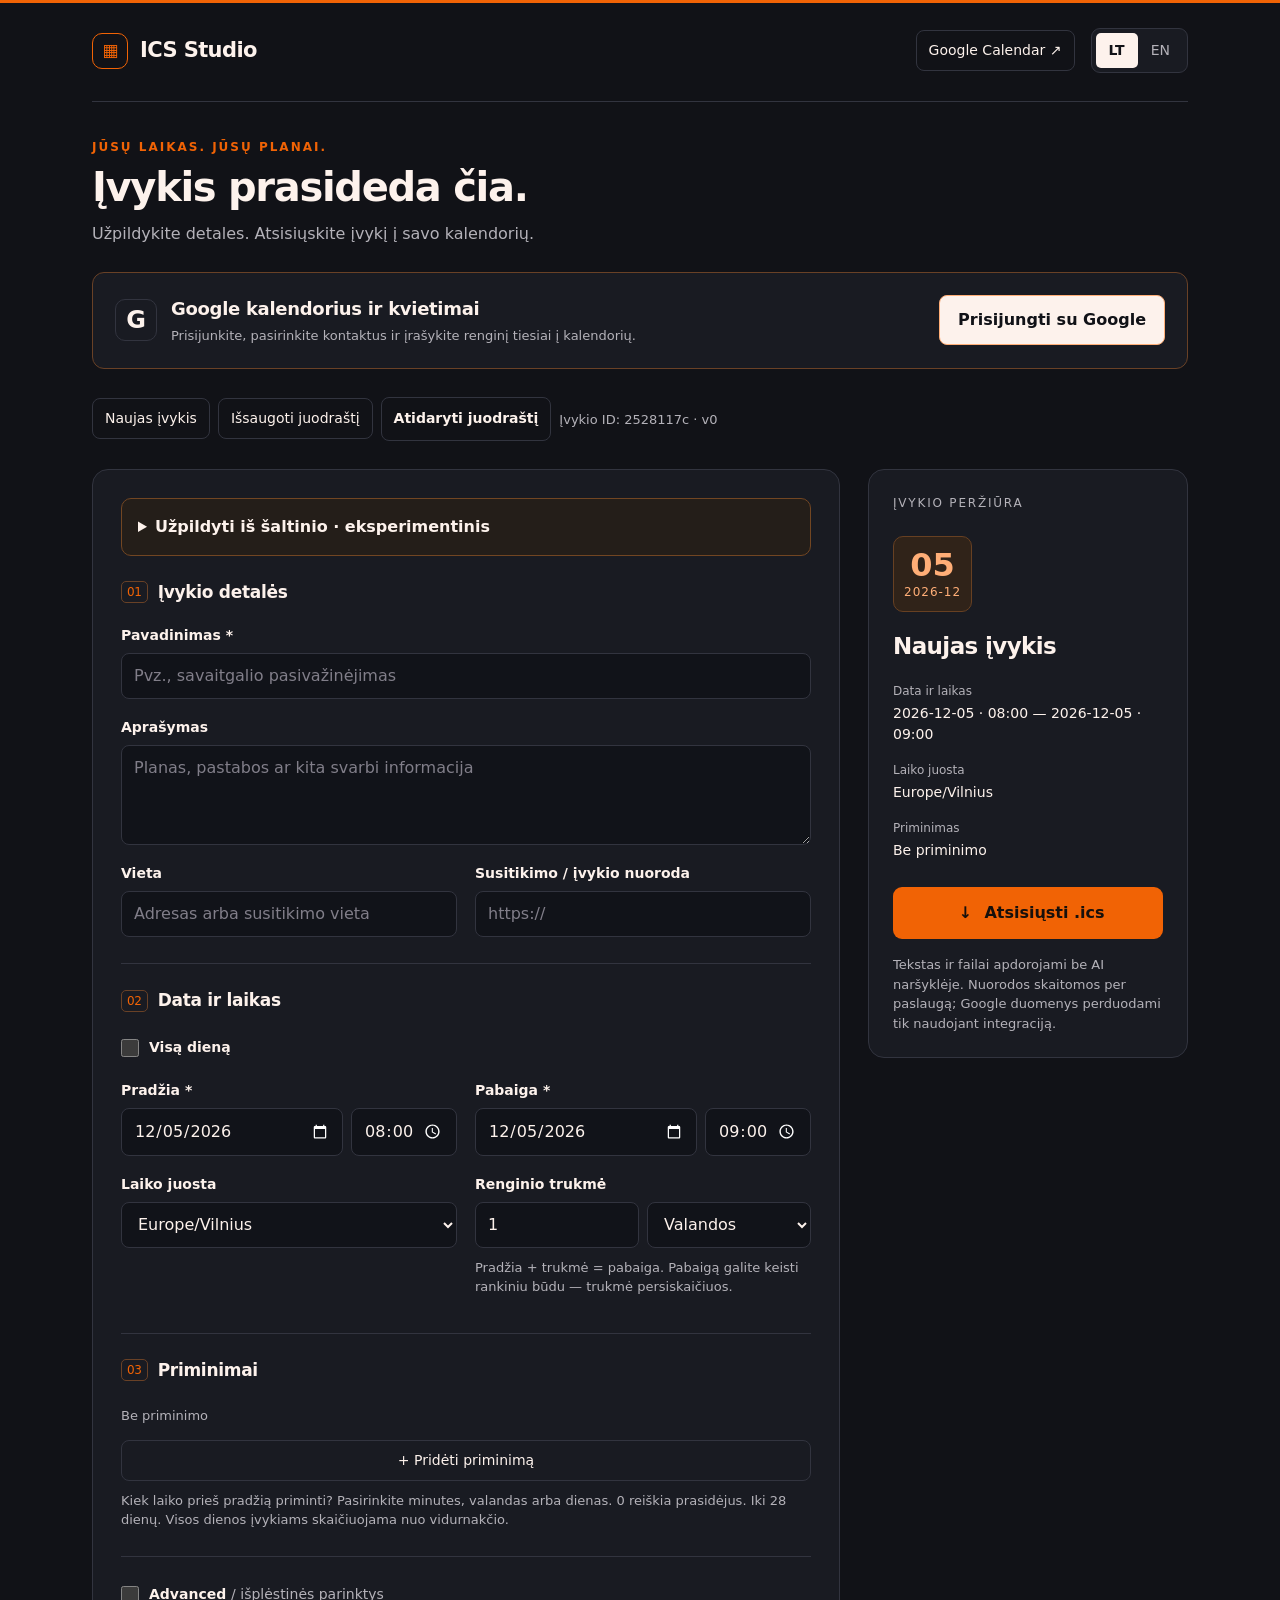
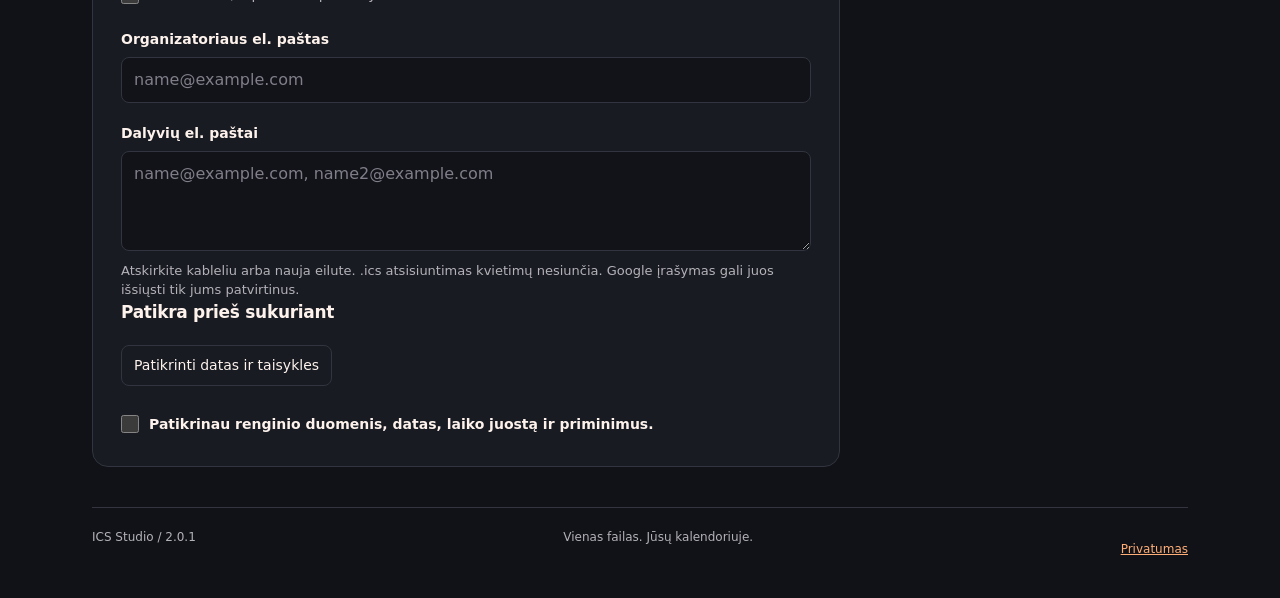
<file: index.html>
<!doctype html>
<html lang="lt"><head><meta charset="UTF-8"><meta name="viewport" content="width=device-width,initial-scale=1"><meta name="theme-color" content="#111217"><meta name="description" content="Sukurkite ir atsisiųskite kalendoriaus įvykį. Create and download an iCalendar event. Private, free, no account."><title>ICS Studio — Kalendoriaus įvykis</title><link rel="icon" href="./favicon.svg" type="image/svg+xml"><link rel="stylesheet" href="./styles.css?v=2.0.1"><script defer src="./config.js?v=2.0.1"></script><script defer src="./engine.js?v=2.0.1"></script><script defer src="./extract.js?v=2.0.1"></script><script defer src="./files.js?v=2.0.1"></script><script defer src="./google.js?v=2.0.1"></script><script defer src="./app.js?v=2.0.1"></script></head>
<body><div class="shell"><header><div class="brand"><span class="mark" aria-hidden="true">▦</span>ICS Studio</div><a class="google-shortcut" href="#googleIntegration">Google Calendar <span aria-hidden="true">↗</span></a><nav class="lang" aria-label="Kalba / Language"><button type="button" data-lang="lt" aria-pressed="true">LT</button><button type="button" data-lang="en" aria-pressed="false">EN</button></nav></header>
<main><div class="intro"><p class="eyebrow" data-t="eyebrow">Jūsų laikas. Jūsų planai.</p><h1 data-t="heading">Įvykis prasideda čia.</h1><p data-t="intro">Užpildykite detales. Atsisiųskite įvykį į savo kalendorių.</p></div>
<noscript>Įjunkite JavaScript, kad galėtumėte sugeneruoti failą. Enable JavaScript to generate a file.</noscript>
<div class="layout"><section class="google-panel full-width" id="googleIntegration" tabindex="-1"><div class="google-intro"><span class="google-symbol" aria-hidden="true">G</span><div><h2 data-lt="Google kalendorius ir kvietimai" data-en="Google Calendar &amp; invitations">Google kalendorius ir kvietimai</h2><p class="hint" data-lt="Prisijunkite, pasirinkite kontaktus ir įrašykite renginį tiesiai į kalendorių." data-en="Connect, choose contacts and save the event directly to your calendar.">Prisijunkite, pasirinkite kontaktus ir įrašykite renginį tiesiai į kalendorių.</p></div></div><button type="button" id="connectGoogle" class="google-connect" data-lt="Prisijungti su Google" data-en="Sign in with Google">Prisijungti su Google</button><button type="button" id="disconnectGoogle" class="subbutton" hidden data-lt="Atjungti" data-en="Disconnect">Atjungti</button><p id="googleStatus" class="hint" role="status"></p><div id="googleFields" hidden><div class="google-step"><h3 data-lt="1. Kalendorius" data-en="1. Calendar">1. Kalendorius</h3><label for="calendar" data-lt="Kalendorius" data-en="Calendar">Kalendorius</label><select id="calendar"></select><button type="button" id="checkBusy" class="subbutton" data-lt="Tikrinti kalendoriaus užimtumą" data-en="Check calendar conflicts">Tikrinti kalendoriaus užimtumą</button><div id="busyResult" class="hint"></div></div><div class="google-step"><h3 data-lt="2. Pakviesti kontaktus" data-en="2. Invite contacts">2. Pakviesti kontaktus</h3><button type="button" id="connectContacts" class="subbutton" data-lt="Leisti kontaktų paiešką" data-en="Enable contact search">Leisti kontaktų paiešką</button><label for="contactQuery" data-lt="Ieškoti kontakto" data-en="Search contacts">Ieškoti kontakto</label><input id="contactQuery" type="search"><button type="button" id="searchContacts" class="subbutton" data-lt="Ieškoti" data-en="Search">Ieškoti</button><div id="contactsResult"></div></div><div class="google-step"><h3 data-lt="3. Įrašyti renginį" data-en="3. Save event">3. Įrašyti renginį</h3><button type="button" id="saveGoogle" class="download" data-lt="Įrašyti į Google kalendorių" data-en="Save to Google Calendar">Įrašyti į Google kalendorių</button><button type="button" id="refreshGoogle" class="subbutton" data-lt="Peržiūrėti išorinį pakeitimą" data-en="Review external change">Peržiūrėti išorinį pakeitimą</button></div><p class="hint" data-lt="Dalyviams kvietimai ar atnaujinimai siunčiami tik patvirtinus įrašymą. Tikrinamas tik pasirinktas tavo kalendorius." data-en="Invitations or updates are sent only after confirming the save. Conflict checks cover only your selected calendar.">Dalyviams kvietimai ar atnaujinimai siunčiami tik patvirtinus įrašymą.</p></div></section><div class="workspace-tools full-width"><button type="button" id="newEvent" class="subbutton" data-lt="Naujas įvykis" data-en="New event">Naujas įvykis</button><button type="button" id="saveProject" class="subbutton" data-lt="Išsaugoti juodraštį" data-en="Save draft">Išsaugoti juodraštį</button><label class="subbutton file-label"><span data-lt="Atidaryti juodraštį" data-en="Open draft">Atidaryti juodraštį</span><input type="file" id="openProject" accept=".icsstudio,.json" class="visually-hidden"></label><span id="identityStatus" class="hint"></span></div><form id="event-form" class="form-card">
<details class="import-panel"><summary data-lt="Užpildyti iš šaltinio · eksperimentinis" data-en="Fill from source · experimental">Užpildyti iš šaltinio · eksperimentinis</summary><p class="notice" data-lt="Eksperimentinis sprendimas BE AI. Sukūrus įvykį privaloma patikrinti, ar visa informacija pateikta teisingai." data-en="Experimental, WITHOUT AI. After creating the event, you must verify that all information is correct.">Eksperimentinis sprendimas BE AI. Sukūrus įvykį privaloma patikrinti, ar visa informacija pateikta teisingai.</p><div class="field"><label for="sourceText" data-lt="Tekstas" data-en="Text">Tekstas</label><textarea id="sourceText" maxlength="250000"></textarea><button id="parseText" type="button" class="subbutton" data-lt="Analizuoti tekstą" data-en="Analyze text">Analizuoti tekstą</button></div><div class="field"><label for="sourceFile" data-lt="Failas: TXT, MD, CSV, HTML, JSON, DOCX, tekstinis PDF" data-en="File: TXT, MD, CSV, HTML, JSON, DOCX, text PDF">Failas: TXT, MD, CSV, HTML, JSON, DOCX, tekstinis PDF</label><input id="sourceFile" type="file" accept=".txt,.md,.csv,.html,.htm,.json,.docx,.pdf"><p class="hint" data-lt="Iki 10 MB / 50 PDF puslapių. Skenuoti dokumentai ir vaizdai be teksto nepalaikomi. PDF ir DOCX skaitytuvai įkeliami iš CDN; failas lieka naršyklėje." data-en="Up to 10 MB / 50 PDF pages. Scans and images without text are unsupported. PDF/DOCX readers load from a CDN; the file stays in your browser.">Iki 10 MB / 50 PDF puslapių. Skenuoti dokumentai ir vaizdai be teksto nepalaikomi.</p></div><div class="field"><label for="sourceUrl" data-lt="Viešo puslapio nuoroda" data-en="Public page URL">Viešo puslapio nuoroda</label><input type="url" id="sourceUrl" placeholder="https://"><button type="button" id="parseUrl" class="subbutton" data-lt="Perskaityti nuorodą" data-en="Read URL">Perskaityti nuorodą</button><p class="hint" data-lt="Nuoroda siunčiama sukonfigūruotai skaitymo paslaugai. Ji skaito tik savininko leistas viešas svetaines, neprisijungia prie paskyrų." data-en="The URL is sent to the configured reader. It only reads owner-approved public sites and does not sign in to accounts.">Nuoroda siunčiama sukonfigūruotai skaitymo paslaugai.</p></div><p id="importStatus" role="status"></p><div id="importResult" hidden><label for="candidate" data-lt="Rastas renginys arba datos kandidatas" data-en="Detected event or date candidate">Rastas renginys arba datos kandidatas</label><select id="candidate"></select><div id="evidence"></div><button type="button" id="applyImport" class="subbutton" data-lt="Perkelti rastus laukus į formą" data-en="Apply extracted fields">Perkelti rastus laukus į formą</button></div></details><section><h2 class="section-title"><span class="number">01</span><span data-t="details">Įvykio detalės</span></h2><div class="grid">
<div class="field full"><label for="title" data-t="title">Pavadinimas *</label><input id="title" required maxlength="500" data-p="titlePlaceholder" placeholder="Pvz., savaitgalio pasivažinėjimas" autocomplete="off"></div>
<div class="field full"><label for="description" data-t="description">Aprašymas</label><textarea id="description" maxlength="20000" data-p="descriptionPlaceholder" placeholder="Planas, pastabos ar kita svarbi informacija"></textarea></div>
<div class="field"><label for="location" data-t="location">Vieta</label><input id="location" maxlength="1000" data-p="locationPlaceholder" placeholder="Adresas arba susitikimo vieta"></div>
<div class="field"><label for="url" data-t="url">Susitikimo / įvykio nuoroda</label><input id="url" type="url" maxlength="2000" placeholder="https://"></div>
</div></section>
<section><h2 class="section-title"><span class="number">02</span><span data-t="when">Data ir laikas</span></h2><div class="grid">
<label class="check full"><input id="allDay" type="checkbox"><span data-t="allDay">Visą dieną</span></label>
<div class="field"><label for="startDate" data-t="start">Pradžia *</label><div class="date-pair"><input id="startDate" type="date" min="2007-01-01" max="2099-12-31" required><input id="startTime" type="time" value="10:00" required data-a="startTime"></div><div id="startFoldField" hidden><label for="startFold" data-lt="Ši valanda pasikartoja du kartus" data-en="This clock time occurs twice">Ši valanda pasikartoja du kartus</label><select id="startFold"><option value="early" data-lt="Pirmasis pasitaikymas" data-en="First occurrence">Pirmasis pasitaikymas</option><option value="late" data-lt="Antrasis pasitaikymas" data-en="Second occurrence">Antrasis pasitaikymas</option></select></div></div>
<div class="field"><label for="endDate" data-t="end">Pabaiga *</label><div class="date-pair"><input id="endDate" type="date" min="2007-01-01" max="2099-12-31" required><input id="endTime" type="time" value="11:00" required data-a="endTime"></div><div id="endFoldField" hidden><label for="endFold" data-lt="Ši valanda pasikartoja du kartus" data-en="This clock time occurs twice">Ši valanda pasikartoja du kartus</label><select id="endFold"><option value="early" data-lt="Pirmasis pasitaikymas" data-en="First occurrence">Pirmasis pasitaikymas</option><option value="late" data-lt="Antrasis pasitaikymas" data-en="Second occurrence">Antrasis pasitaikymas</option></select></div></div>
<p class="hint full" id="allDayHint" data-t="allDayHint" hidden>Įtraukiama ir pasirinkta paskutinė diena.</p>
<div class="field" id="zoneField"><label for="zone" data-t="zone">Laiko juosta</label><select id="zone"><option value="Europe/Vilnius">Europe/Vilnius</option><option value="Europe/Riga">Europe/Riga</option><option value="Europe/Tallinn">Europe/Tallinn</option><option value="Europe/Warsaw">Europe/Warsaw</option><option value="Europe/Berlin">Europe/Berlin</option><option value="Europe/Paris">Europe/Paris</option><option value="Europe/London">Europe/London</option><option value="America/New_York">America/New_York</option><option value="America/Los_Angeles">America/Los_Angeles</option><option value="UTC">UTC</option></select></div>
<div class="field" id="durationField"><label for="duration" data-t="duration">Renginio trukmė</label><div class="quantity-row"><input id="duration" type="number" min="0.01" step="any" value="1" required><select id="durationUnit" data-a="durationUnit" aria-label="Trukmės vienetas"><option value="1" data-t="unitMinutes">Minutės</option><option value="60" data-t="unitHours" selected>Valandos</option><option value="1440" data-t="unitDays">Dienos</option></select></div><p class="hint" data-t="durationHint">Pradžia + trukmė = pabaiga. Pabaigą galite keisti rankiniu būdu — trukmė persiskaičiuos.</p><p class="hint" id="timeFeedback" role="status" aria-live="polite"></p></div></div></section>
<section><h2 class="section-title"><span class="number">03</span><span data-t="remindersHeading">Priminimai</span></h2><div class="field"><p id="noReminders" class="hint" data-t="none">Be priminimo</p><div id="reminders" class="reminders"></div><button type="button" class="subbutton" id="addReminder" data-t="addReminder">+ Pridėti priminimą</button><p class="hint" data-t="alarmHint">Kiek laiko prieš pradžią priminti? Pasirinkite minutes, valandas arba dienas. 0 reiškia prasidėjus. Visos dienos įvykiams skaičiuojama nuo vidurnakčio.</p></div></section><section><div class="advanced-toggle"><label class="check"><input id="advanced" type="checkbox" aria-controls="advancedFields" aria-expanded="false"><span>Advanced <span class="optional" data-t="advanced">/ išplėstinės parinktys</span></span></label></div>
<fieldset id="advancedFields" class="advanced-content" disabled hidden><div class="grid">
<div class="field full time-options"><h3 data-lt="Papildomos laiko parinktys" data-en="Extra time settings">Papildomos laiko parinktys</h3><div class="grid" id="extraTimeGrid"><div class="field"><label for="zoneMode" data-lt="Pakeitus laiko juostą" data-en="When the time zone changes">Pakeitus laiko juostą</label><select id="zoneMode"><option value="wall" data-lt="Palikti įvestą valandą" data-en="Keep the entered time">Palikti įvestą valandą</option><option value="instant" data-lt="Perskaičiuoti valandą" data-en="Convert the clock time">Perskaičiuoti valandą</option></select><p class="hint" data-lt="Palikti įvestą valandą (pvz., 18:00) ar perskaičiuoti ją pagal naują juostą." data-en="Keep the entered clock time (e.g. 18:00), or convert it to the new time zone.">Palikti įvestą valandą (pvz., 18:00) ar perskaičiuoti ją pagal naują juostą.</p></div><div class="field"><label for="durationMode" data-lt="Kelių dienų renginio trukmė" data-en="Duration of a multi-day event">Kelių dienų renginio trukmė</label><select id="durationMode"><option value="elapsed" data-lt="Skaičiuoti po 24 valandas" data-en="Count 24 hours per day">Skaičiuoti po 24 valandas</option><option value="calendar" data-lt="Baigti tą pačią valandą kitą dieną" data-en="End at the same time on a later day">Baigti tą pačią valandą kitą dieną</option></select><p class="hint" data-lt="Persukant laikrodį iki tos pačios valandos kitą dieną gali praeiti 23 arba 25 valandos." data-en="When clocks change, the same time on the next day may be 23 or 25 hours away.">Persukant laikrodį iki tos pačios valandos kitą dieną gali praeiti 23 arba 25 valandos.</p></div></div></div><div class="field full"><label for="frequency" data-t="frequency">Pasikartojimas</label><select id="frequency"><option value="" data-t="once">Nesikartoja</option><option value="DAILY" data-t="daily">Kasdien</option><option value="WEEKLY" data-t="weekly">Kas savaitę</option><option value="MONTHLY" data-t="monthly">Kas mėnesį</option><option value="YEARLY" data-t="yearly">Kasmet</option></select></div>
<div class="full" id="repeatFields" hidden><div class="grid"><div class="field"><label for="interval" data-t="interval">Kas kiek periodų</label><input id="interval" type="number" value="1" min="1" max="999" required><p class="hint" data-t="intervalHint">Pvz., „Kas savaitę“ + 2 = kas dvi savaites.</p></div><div class="field"><label for="repeatEnd" data-t="repeatEnd">Kartojimo pabaiga</label><select id="repeatEnd"><option value="window" data-lt="Ateinantys 5 metai (baigtinė serija)" data-en="Next 5 years (finite series)">Ateinantys 5 metai (baigtinė serija)</option><option value="count" data-t="afterCount">Po nurodyto kartų skaičiaus</option><option value="until" data-t="untilDate">Nurodytą dieną</option></select></div>
<div class="field" id="countField" hidden><label for="count" data-t="count">Kartų skaičius (su pirmuoju)</label><input id="count" type="number" min="1" max="1000" value="10" required></div><div class="field" id="untilField" hidden><label for="until" data-t="until">Iki datos imtinai</label><input id="until" type="date" min="2007-01-01" max="2099-12-31" required></div>
<fieldset class="full" id="weekField" hidden><legend data-t="weekdays">Savaitės dienos</legend><div class="weekdays"><label><input type="checkbox" name="weekday" value="MO"><span data-t="mo">Pr</span></label><label><input type="checkbox" name="weekday" value="TU"><span data-t="tu">An</span></label><label><input type="checkbox" name="weekday" value="WE"><span data-t="we">Tr</span></label><label><input type="checkbox" name="weekday" value="TH"><span data-t="th">Kt</span></label><label><input type="checkbox" name="weekday" value="FR"><span data-t="fr">Pn</span></label><label><input type="checkbox" name="weekday" value="SA"><span data-t="sa">Št</span></label><label><input type="checkbox" name="weekday" value="SU"><span data-t="su">Sk</span></label></div><p class="hint" data-t="weekdayHint">Nepasirinkus dienų, kartojama pradžios savaitės dieną. Pasirinkus dienas, įtraukite ir pradžios dieną.</p></fieldset>
<p class="hint full" id="monthHint" data-t="monthHint" hidden>Jeigu mėnesyje nėra pasirinktos dienos (pvz., 31-osios), tas mėnuo praleidžiamas. Vasario 29-oji kasmet kartojama tik keliamaisiais metais.</p></div><div class="grid"><div class="field"><label for="monthRule" data-lt="Mėnesio taisyklė" data-en="Monthly rule">Mėnesio taisyklė</label><select id="monthRule"><option value="same" data-lt="Ta pati diena; neegzistuojanti praleidžiama" data-en="Same day; skip missing dates">Ta pati diena; neegzistuojanti praleidžiama</option><option value="last" data-lt="Paskutinė mėnesio diena" data-en="Last day of month">Paskutinė mėnesio diena</option></select></div><div class="field"><label for="gap" data-lt="Jei pavasarį valandos nėra" data-en="If a spring clock time does not exist">Jei pavasarį valandos nėra</label><select id="gap"><option value="skip" data-lt="Praleisti tą pasikartojimą" data-en="Skip that occurrence">Praleisti tą pasikartojimą</option><option value="shift" data-lt="Perkelti pirmyn per persukimo tarpą" data-en="Shift forward by the clock gap">Perkelti pirmyn per persukimo tarpą</option><option value="reject" data-lt="Stabdyti ir pataisyti rankiniu būdu" data-en="Stop and correct manually">Stabdyti ir pataisyti rankiniu būdu</option></select></div><div class="field full"><label for="exceptions" data-lt="Išimtys: data=skip arba data=HH:MM" data-en="Exceptions: date=skip or date=HH:MM">Išimtys: data=skip arba data=HH:MM</label><textarea id="exceptions" placeholder="2026-10-25=04:30
2026-12-25=skip"></textarea><p class="hint" data-lt="Iki 5 metų ir 1000 įvykių. Eksportuojamos konkrečios datos; jos savaime nepasikeis atnaujinus šalies laiko taisykles. Ilgesnei serijai pasirinkite trumpesnį laikotarpį." data-en="Up to 5 years and 1,000 events. Concrete dates are exported; they do not update themselves when time-zone laws change. Split longer series into shorter periods.">Iki 5 metų ir 1000 įvykių. Eksportuojamos konkrečios datos.</p></div></div></div>
<div class="field"><label for="privacy" data-t="privacy">Privatumas</label><select id="privacy"><option value="PUBLIC" data-t="public">Viešas</option><option value="PRIVATE" data-t="private">Privatus</option><option value="CONFIDENTIAL" data-t="confidential">Konfidencialus</option></select></div>
<div class="field"><label for="busy" data-t="busy">Rodyti kaip</label><select id="busy"><option value="OPAQUE" data-t="busyValue">Užimtas</option><option value="TRANSPARENT" data-t="freeValue">Laisvas</option></select></div>
<div class="field full"><label for="status" data-t="status">Įvykio būsena</label><select id="status"><option value="CONFIRMED" data-t="confirmed">Patvirtintas</option><option value="TENTATIVE" data-t="tentative">Preliminarus</option></select></div>
<p class="hint full" data-t="privateHint">„Privatus“ yra kalendoriaus žyma, ne failo apsauga. Failą gavęs žmogus gali perskaityti jo turinį.</p>
</div></fieldset></section><div class="field full"><label for="organizer" data-t="organizer">Organizatoriaus el. paštas</label><input id="organizer" type="email" placeholder="name@example.com" maxlength="254"></div>
<div class="field full"><label for="attendees" data-t="attendees">Dalyvių el. paštai</label><textarea id="attendees" rows="2" maxlength="10000" placeholder="name@example.com, name2@example.com"></textarea><p class="hint" data-t="attendeeHint">Atskirkite kableliu arba nauja eilute. Kvietimai el. paštu nesiunčiami.</p></div>
<section><h2 data-lt="Patikra prieš sukuriant" data-en="Review before creating">Patikra prieš sukuriant</h2><button type="button" id="audit" class="subbutton" data-lt="Patikrinti datas ir taisykles" data-en="Check dates and rules">Patikrinti datas ir taisykles</button><div id="auditResult" class="audit-result" role="status"></div><label class="check"><input type="checkbox" id="reviewed"><span data-lt="Patikrinau renginio duomenis, datas, laiko juostą ir priminimus." data-en="I checked the event details, dates, time zone and reminders.">Patikrinau renginio duomenis, datas, laiko juostą ir priminimus.</span></label><p id="importWarning" class="notice" hidden data-lt="Eksperimentinis importas: po sukūrimo privaloma patikrinti visą informaciją ir pačiame kalendoriuje." data-en="Experimental import: after creation, you must verify all details in the calendar itself.">Eksperimentinis importas: po sukūrimo privaloma patikrinti visą informaciją ir pačiame kalendoriuje.</p></section></form>
<aside class="preview" aria-labelledby="previewHeading" id="eventPreview" tabindex="-1"><p class="preview-tag" id="previewHeading" data-t="preview">Įvykio peržiūra</p><div class="date-badge"><strong id="previewDay">—</strong><span id="previewMonth">—</span></div><h3 id="previewTitle">Naujas įvykis</h3><div class="summary"><div><small data-t="when">Data ir laikas</small><span id="previewWhen"></span></div><div id="previewZoneRow"><small data-t="zone">Laiko juosta</small><span id="previewZone">Europe/Vilnius</span></div><div id="previewLocationRow" hidden><small data-t="location">Vieta</small><span id="previewLocation"></span></div><div id="previewRepeatRow" hidden><small data-t="frequency">Pasikartojimas</small><span id="previewRepeat"></span></div><div><small data-t="reminder">Priminimas</small><span id="previewReminder"></span></div></div><button class="download" type="submit" form="event-form"><span aria-hidden="true">↓</span> <span data-t="download">Atsisiųsti .ics</span></button><div id="feedback" class="feedback" role="status" aria-live="polite"></div><p class="privacy-note" data-t="localNote">Įvykio duomenys lieka jūsų naršyklėje. Jokios paskyros. Jokio siuntimo į serverį.</p></aside>
</div></main><footer><span>ICS Studio <span class="optional">/ 2.0.1</span></span><span data-t="footer">Vienas failas. Jūsų kalendoriuje.</span><p><a href="privacy.html" data-lt="Privatumas" data-en="Privacy">Privatumas</a></p></footer></div><nav class="mobile-actions" aria-label="Renginio veiksmai / Event actions"><a href="#googleIntegration">Google Calendar</a><a href="#eventPreview" data-lt="Atsisiųsti .ics" data-en="Download .ics">Atsisiųsti .ics</a></nav></body></html>
</file>
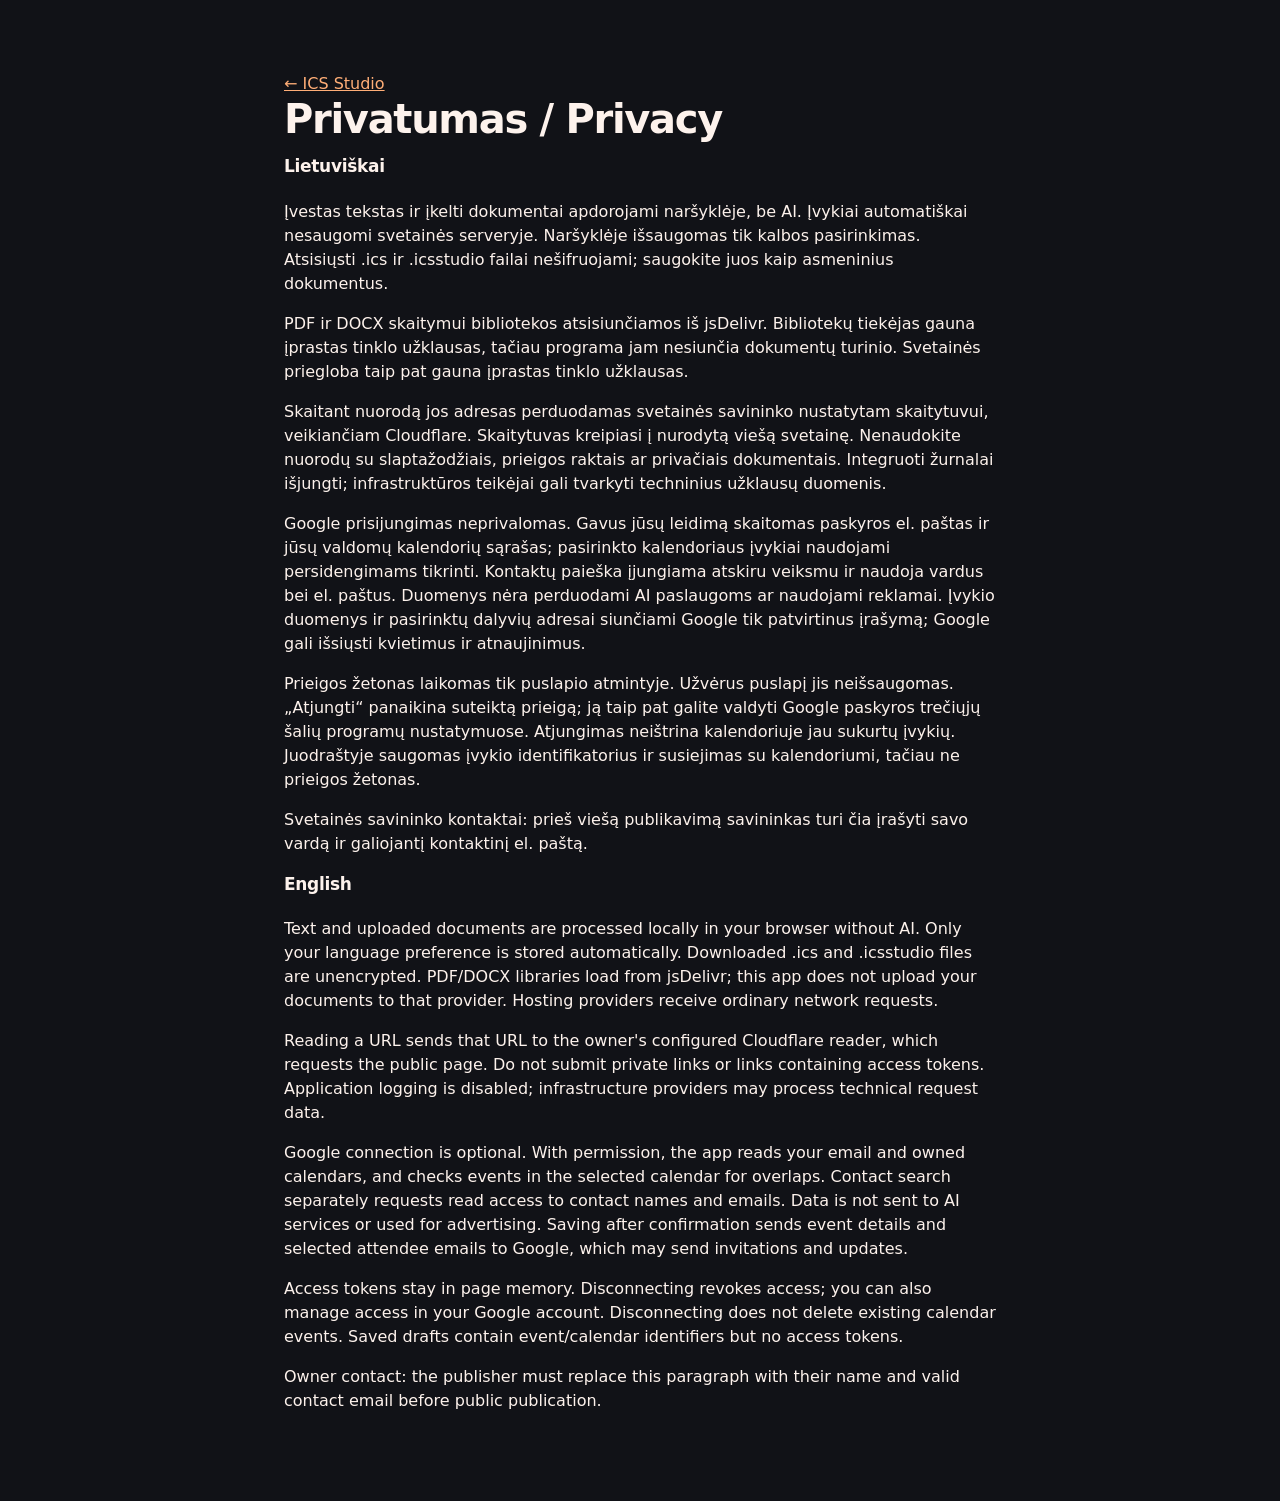
<file: privacy.html>
<!doctype html><html lang="lt"><meta charset="utf-8"><meta name="viewport" content="width=device-width,initial-scale=1"><title>ICS Studio — privatumas / privacy</title><link rel="stylesheet" href="styles.css"><main style="max-width:760px;margin:3rem auto;padding:1.5rem"><a href="index.html">← ICS Studio</a><h1>Privatumas / Privacy</h1><h2>Lietuviškai</h2><p>Įvestas tekstas ir įkelti dokumentai apdorojami naršyklėje, be AI. Įvykiai automatiškai nesaugomi svetainės serveryje. Naršyklėje išsaugomas tik kalbos pasirinkimas. Atsisiųsti .ics ir .icsstudio failai nešifruojami; saugokite juos kaip asmeninius dokumentus.</p><p>PDF ir DOCX skaitymui bibliotekos atsisiunčiamos iš jsDelivr. Bibliotekų tiekėjas gauna įprastas tinklo užklausas, tačiau programa jam nesiunčia dokumentų turinio. Svetainės priegloba taip pat gauna įprastas tinklo užklausas.</p><p>Skaitant nuorodą jos adresas perduodamas svetainės savininko nustatytam skaitytuvui, veikiančiam Cloudflare. Skaitytuvas kreipiasi į nurodytą viešą svetainę. Nenaudokite nuorodų su slaptažodžiais, prieigos raktais ar privačiais dokumentais. Integruoti žurnalai išjungti; infrastruktūros teikėjai gali tvarkyti techninius užklausų duomenis.</p><p>Google prisijungimas neprivalomas. Gavus jūsų leidimą skaitomas paskyros el. paštas ir jūsų valdomų kalendorių sąrašas; pasirinkto kalendoriaus įvykiai naudojami persidengimams tikrinti. Kontaktų paieška įjungiama atskiru veiksmu ir naudoja vardus bei el. paštus. Duomenys nėra perduodami AI paslaugoms ar naudojami reklamai. Įvykio duomenys ir pasirinktų dalyvių adresai siunčiami Google tik patvirtinus įrašymą; Google gali išsiųsti kvietimus ir atnaujinimus.</p><p>Prieigos žetonas laikomas tik puslapio atmintyje. Užvėrus puslapį jis neišsaugomas. „Atjungti“ panaikina suteiktą prieigą; ją taip pat galite valdyti Google paskyros trečiųjų šalių programų nustatymuose. Atjungimas neištrina kalendoriuje jau sukurtų įvykių. Juodraštyje saugomas įvykio identifikatorius ir susiejimas su kalendoriumi, tačiau ne prieigos žetonas.</p><p>Svetainės savininko kontaktai: prieš viešą publikavimą savininkas turi čia įrašyti savo vardą ir galiojantį kontaktinį el. paštą.</p><h2>English</h2><p>Text and uploaded documents are processed locally in your browser without AI. Only your language preference is stored automatically. Downloaded .ics and .icsstudio files are unencrypted. PDF/DOCX libraries load from jsDelivr; this app does not upload your documents to that provider. Hosting providers receive ordinary network requests.</p><p>Reading a URL sends that URL to the owner's configured Cloudflare reader, which requests the public page. Do not submit private links or links containing access tokens. Application logging is disabled; infrastructure providers may process technical request data.</p><p>Google connection is optional. With permission, the app reads your email and owned calendars, and checks events in the selected calendar for overlaps. Contact search separately requests read access to contact names and emails. Data is not sent to AI services or used for advertising. Saving after confirmation sends event details and selected attendee emails to Google, which may send invitations and updates.</p><p>Access tokens stay in page memory. Disconnecting revokes access; you can also manage access in your Google account. Disconnecting does not delete existing calendar events. Saved drafts contain event/calendar identifiers but no access tokens.</p><p>Owner contact: the publisher must replace this paragraph with their name and valid contact email before public publication.</p></main></html>
</file>
<file: styles.css>
:root{color-scheme:dark;--bg:#111217;--panel:#191b22;--input:#111319;--line:#32343f;--text:#fdf2ec;--muted:#b4b2b9;--orange:#f16305;--focus:#ffae77;font-family:Inter,ui-sans-serif,system-ui,-apple-system,BlinkMacSystemFont,"Segoe UI",sans-serif;font-size:16px}*{box-sizing:border-box}body{margin:0;background:var(--bg);color:var(--text);line-height:1.5}button,input,select,textarea{font:inherit}button{cursor:pointer}a{color:var(--focus)}.shell{max-width:1160px;margin:auto;padding:0 32px}header{display:flex;align-items:center;justify-content:space-between;gap:16px;padding:28px 0;border-bottom:1px solid var(--line)}.brand{display:flex;align-items:center;gap:12px;font-weight:700;letter-spacing:-.6px;font-size:21px}.mark{width:36px;height:36px;display:grid;place-items:center;border:1px solid var(--orange);border-radius:10px;color:var(--orange);font-size:17px}.lang{display:flex;background:var(--panel);border:1px solid var(--line);padding:4px;border-radius:9px}.lang button{border:0;background:none;color:var(--muted);padding:7px 13px;font-size:14px;border-radius:5px}.lang button[aria-pressed=true]{background:var(--text);color:var(--bg);font-weight:700}.intro{padding:36px 0 26px}.eyebrow{font-size:12px;letter-spacing:2px;font-weight:700;text-transform:uppercase;color:var(--orange);margin:0 0 8px}h1{font-size:clamp(28px,4vw,40px);letter-spacing:-1.3px;line-height:1.15;margin:0 0 12px}.intro p:last-child{color:var(--muted);margin:0;font-size:16px}.layout{display:grid;grid-template-columns:minmax(0,1fr) 320px;align-items:start;gap:28px;padding-bottom:40px}.form-card,.preview{background:var(--panel);border:1px solid var(--line);border-radius:16px}.form-card{padding:28px}section+section{margin-top:26px;padding-top:24px;border-top:1px solid var(--line)}h2{font-size:17px;letter-spacing:-.3px;margin:0 0 20px}.section-title{display:flex;align-items:center;gap:10px}.number{font-size:12px;font-weight:500;color:var(--orange);border:1px solid #694126;border-radius:5px;padding:1px 5px}.grid{display:grid;grid-template-columns:1fr 1fr;gap:18px}.field{display:flex;flex-direction:column;gap:7px;min-width:0}.full{grid-column:1/-1}label,.label{font-size:14px;font-weight:550}.optional{font-weight:400;color:var(--muted)}input:not([type=checkbox]),select,textarea{display:block;width:100%;min-width:0;color:var(--text);background:var(--input);border:1px solid var(--line);border-radius:8px;min-height:46px;padding:10px 12px;outline:none}textarea{resize:vertical;min-height:100px}input::placeholder,textarea::placeholder{color:#817e89}input:focus,select:focus,textarea:focus{border-color:var(--orange)}:focus-visible{outline:2px solid var(--focus);outline-offset:3px}input[type=checkbox]{accent-color:var(--orange);width:18px;height:18px;flex-shrink:0;margin:0}.check{display:flex;align-items:center;gap:10px;min-height:28px}.date-pair{display:grid;grid-template-columns:minmax(0,1fr) 106px;gap:8px}.hint{font-size:13px;color:var(--muted);margin:3px 0 0;line-height:1.5}.advanced-toggle{display:flex;align-items:center;justify-content:space-between;gap:14px}.pill{font-size:12px;color:var(--muted);border:1px solid var(--line);border-radius:5px;padding:3px 7px}.advanced-content{padding-top:22px}.weekdays{display:flex;gap:12px;flex-wrap:wrap}.weekdays label{display:flex;gap:5px;align-items:center}.reminders{display:grid;gap:8px}.alarm-row{display:flex;gap:8px}.subbutton{background:transparent;border:1px solid var(--line);color:var(--text);border-radius:8px;padding:9px 12px;font-size:14px}.preview{position:sticky;top:24px;padding:24px;overflow:hidden}.preview:before{content:"";display:block;position:absolute;top:0;left:0;right:0;height:3px;background:var(--orange)}.preview-tag{color:var(--muted);font-size:12px;text-transform:uppercase;letter-spacing:1.8px;margin:0 0 24px}.date-badge{display:inline-flex;flex-direction:column;text-align:center;background:#302319;border:1px solid #674022;border-radius:10px;min-width:76px;padding:10px;margin-bottom:20px;color:var(--focus)}.date-badge strong{font-size:32px;font-weight:550;line-height:1.15}.date-badge span{font-size:12px;letter-spacing:1px;text-transform:uppercase}.preview h3{font-size:23px;line-height:1.3;letter-spacing:-.6px;overflow-wrap:anywhere;margin:0 0 20px}.summary{display:grid;gap:16px}.summary div{font-size:14px;overflow-wrap:anywhere}.summary small{display:block;font-size:12px;color:var(--muted);margin-bottom:3px}.download{width:100%;border:0;border-radius:9px;background:var(--orange);color:#17100c;font-weight:750;padding:14px 12px;margin-top:26px}.download:hover{background:#ff7c28}.download span{margin-left:7px}.privacy-note{font-size:13px;color:var(--muted);margin:16px 0 0}.feedback{font-size:14px;overflow-wrap:anywhere;margin-top:12px}.feedback.error{color:#ffb5ac}.feedback.success{color:#bfe3ac}footer{border-top:1px solid var(--line);display:flex;justify-content:space-between;gap:16px;padding:20px 0 28px;color:var(--muted);font-size:12px}[hidden]{display:none!important}noscript{display:block;padding:20px;color:#ffb5ac}fieldset{border:0;padding:0;margin:0;min-width:0}legend{font-size:14px;margin-bottom:10px}@media(max-width:940px){.layout{grid-template-columns:minmax(0,1fr) 280px;gap:20px}.form-card{padding:22px}.grid{grid-template-columns:1fr}.full{grid-column:auto}.date-pair{grid-template-columns:1fr 120px}}@media(max-width:720px){.shell{padding:0 18px}header{padding:20px 0}.intro{padding:28px 0 22px}.layout{grid-template-columns:1fr;gap:20px}.preview{position:static}.form-card{padding:20px}.grid{grid-template-columns:1fr 1fr}.full{grid-column:1/-1}.date-pair{grid-template-columns:1fr}.preview-tag{margin-bottom:16px}.date-badge{float:right;margin:0 0 15px 15px}.summary{clear:both}footer{flex-wrap:wrap}}@media(max-width:440px){.grid{grid-template-columns:1fr}.full{grid-column:auto}.date-pair{grid-template-columns:minmax(0,1fr) 105px}.brand{font-size:19px}.lang button{padding:7px 10px}}@media(prefers-reduced-motion:no-preference){button{transition:background .15s ease,border-color .15s ease}}

.quantity-row{display:grid;grid-template-columns:minmax(0,1fr) minmax(110px,1fr);gap:8px}.alarm-row{display:grid;grid-template-columns:minmax(64px,1fr) minmax(100px,1fr) 44px;gap:8px}.alarm-row .subbutton{min-height:46px}.feedback.error,#timeFeedback{color:#ffb5ac}

.full-width{grid-column:1/-1}.workspace-tools{display:flex;flex-wrap:wrap;gap:8px;align-items:center}.file-label{cursor:pointer}.file-label input{width:170px!important;min-height:0!important;padding:4px!important;font-size:13px}.import-panel{border:1px solid #724622;background:#241e19;border-radius:10px;padding:16px;margin-bottom:24px}.import-panel .field{margin-top:14px}summary{cursor:pointer;font-weight:600}.notice{color:#ffd1b1;border-left:3px solid var(--orange);padding-left:12px;font-size:14px}.google-panel button{margin:7px 0;width:100%}.google-panel label{display:block;margin-top:10px}.audit-result{max-height:320px;overflow:auto;overflow-wrap:anywhere;font-size:14px;margin:12px 0}.audit-result table,#evidence table{width:100%;font-size:13px;border-collapse:collapse}td,th{text-align:left;border-bottom:1px solid var(--line);padding:7px;overflow-wrap:anywhere}.alarm-row{grid-template-columns:1fr 1fr 44px;padding-bottom:14px;border-bottom:1px solid var(--line)}.alarm-row .alarm-mode,.alarm-row .alarm-clock{grid-column:1/3}.alarm-row .alarm-remove{grid-column:3;grid-row:1}.google-panel a{overflow-wrap:anywhere}#contactsResult button{white-space:normal;overflow-wrap:anywhere;text-align:left}.preview{position:static}.form-card>.field{margin-top:20px}.subbutton:disabled,.download:disabled{opacity:.5;cursor:wait}#identityStatus{overflow-wrap:anywhere;max-width:100%}

/* 2.0.1: readable import cards and visible Google actions on every screen. */
.layout>*{min-width:0}.form-card,.preview{min-width:0}.import-panel{min-width:0}
#evidence{display:grid;gap:10px;margin:16px 0}.import-field{min-width:0;padding:14px;background:var(--input);border:1px solid var(--line);border-radius:9px}
.import-field-label{display:flex;gap:10px;align-items:center;font-size:14px;line-height:1.4;word-break:normal;overflow-wrap:normal}
.import-field-value{margin:9px 0 0 28px;white-space:pre-wrap;overflow-wrap:anywhere;max-height:220px;overflow:auto;font-size:14px;line-height:1.6}
.source-evidence{margin:10px 0 0 28px;color:var(--muted);font-size:13px}.source-evidence summary{font-weight:400}.source-evidence p{white-space:pre-wrap;overflow-wrap:anywhere}
.import-notes{border:1px solid #694126;border-radius:8px;padding:12px;font-size:13px;color:#ffd1b1}.import-notes summary{font-weight:500}.import-notes ul{padding-left:20px;line-height:1.6}
#candidate{margin:8px 0;max-width:100%}.time-options h3{font-size:15px;margin:0 0 16px}.time-options{padding-bottom:20px;border-bottom:1px solid var(--line)}
.google-panel{margin:0;padding:22px;border:1px solid #694126;border-radius:12px;background:var(--panel);display:grid;grid-template-columns:minmax(0,1fr) auto;gap:12px 20px;scroll-margin-top:20px}
.google-intro{display:flex;align-items:center;gap:14px;min-width:0}.google-intro h2{margin:0 0 4px;font-size:18px}.google-symbol{display:grid;place-items:center;width:42px;height:42px;flex:none;border:1px solid var(--line);border-radius:10px;font-weight:700;font-size:24px;color:var(--text)}
.google-panel button{min-height:44px;margin:0}.google-panel .google-connect{align-self:center;width:auto;border:1px solid var(--focus);border-radius:8px;background:var(--text);color:var(--bg);padding:12px 18px;font-weight:600}
#googleStatus{grid-column:1/-1;margin:0;overflow-wrap:anywhere}#googleStatus:empty{display:none}#googleFields{grid-column:1/-1;display:grid;grid-template-columns:repeat(3,minmax(0,1fr));gap:20px;border-top:1px solid var(--line);padding-top:20px}
.google-step{min-width:0;display:flex;flex-direction:column;gap:10px}.google-step h3{font-size:14px;color:var(--focus);margin:0 0 4px}.google-step label{margin:0}.google-step .download{margin:0}#googleFields>p{grid-column:1/-1;margin:0}#contactsResult:empty,#busyResult:empty{display:none}#contactsResult{display:grid;gap:8px;max-height:280px;overflow:auto}
#disconnectGoogle{width:auto;align-self:center}.google-shortcut{margin-left:auto;text-decoration:none;font-size:14px;border:1px solid var(--line);padding:9px 12px;border-radius:8px;color:var(--text)}.google-shortcut:hover{border-color:var(--orange)}
#eventPreview{scroll-margin-top:20px}.mobile-actions{display:none}.visually-hidden,.file-label input.visually-hidden{position:absolute!important;width:1px!important;height:1px!important;padding:0!important;min-height:0!important;overflow:hidden;clip-path:inset(50%);white-space:nowrap;border:0!important}.file-label:focus-within{outline:2px solid var(--focus);outline-offset:3px}.file-label{display:flex;align-items:center;min-height:44px}
@media(max-width:940px){#googleFields{grid-template-columns:1fr 1fr}.google-step:last-of-type{grid-column:1/-1}}
@media(max-width:720px){.google-panel{grid-template-columns:1fr;padding:18px;gap:14px}.google-panel .google-connect{width:100%}#googleFields{grid-template-columns:1fr;gap:20px}.google-step+.google-step{padding-top:18px;border-top:1px solid var(--line)}.google-intro h2{font-size:17px}.google-shortcut{display:none}.grid{grid-template-columns:1fr}.full{grid-column:1/-1}.date-pair{grid-template-columns:minmax(0,1fr) 112px}.mobile-actions{position:fixed;z-index:10;bottom:0;left:0;right:0;display:grid;grid-template-columns:1fr 1fr;gap:10px;padding:10px 18px calc(10px + env(safe-area-inset-bottom));background:var(--bg);border-top:1px solid var(--line)}.mobile-actions a{min-height:44px;display:flex;align-items:center;justify-content:center;text-decoration:none;border:1px solid var(--line);border-radius:8px;color:var(--text);font-size:14px;font-weight:600}.mobile-actions a:first-child{background:var(--orange);color:var(--bg);border-color:var(--orange)}body{padding-bottom:calc(76px + env(safe-area-inset-bottom))}.import-field{padding:12px}.import-field-value{margin-left:0}.source-evidence{margin-left:0}#googleIntegration,#eventPreview{scroll-margin-bottom:90px}}
@media(max-width:360px){.shell{padding:0 12px}.form-card{padding:16px}.import-panel{padding:12px}.date-pair{grid-template-columns:minmax(0,1fr) 100px}.google-intro{gap:10px}.google-symbol{width:34px;height:34px;font-size:20px}}
</file>
